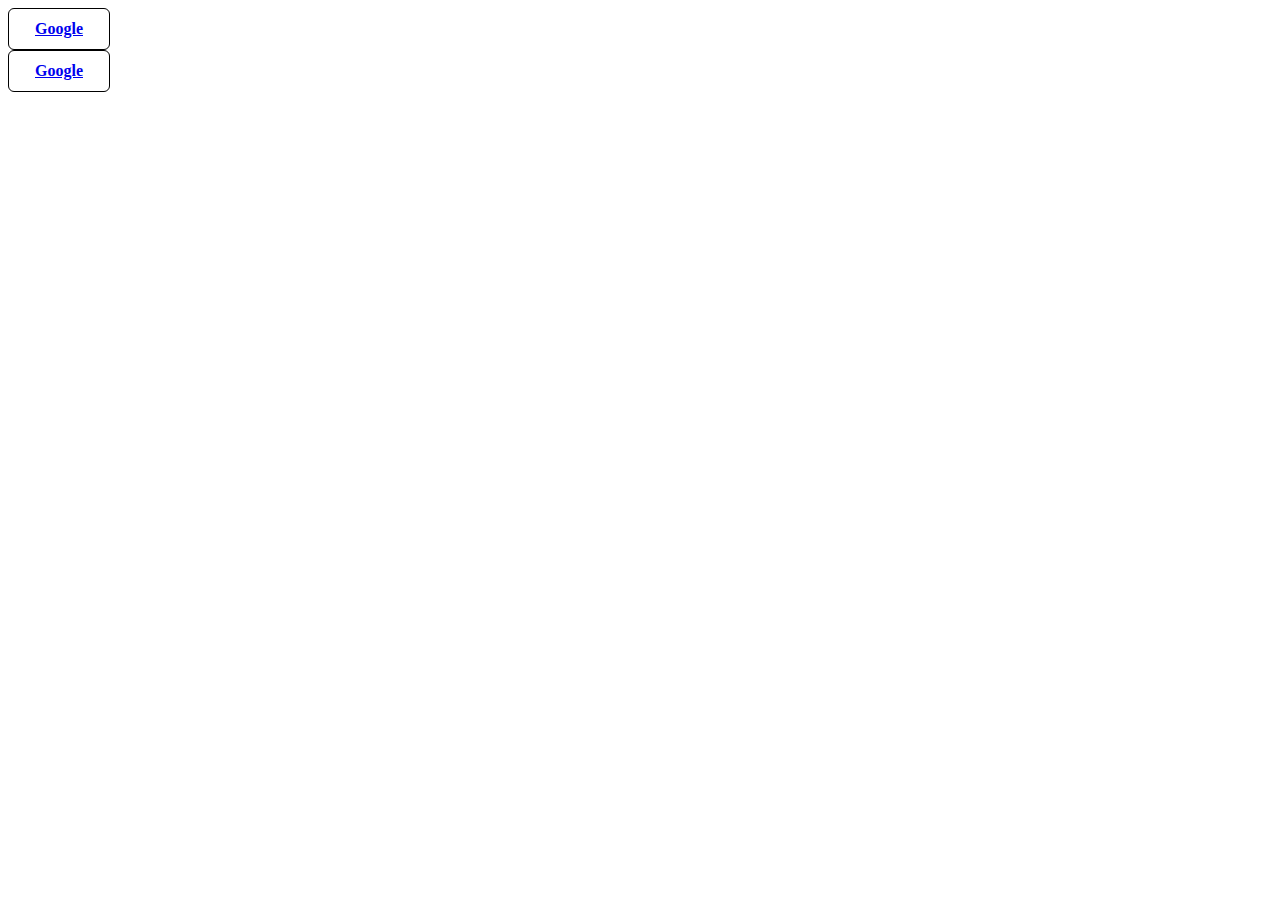
<file: index.html>
<!DOCTYPE html>
<html lang="ko">
<head>
    <meta charset="UTF-8">
    <meta http-equiv="X-UA-Compatible" content="IE=edge">
    <meta name="viewport" content="width=device-width, initial-scale=1.0">
    <title>projecth</title>
    <style>
        a {font-weight: bold; width: 100px; line-height:40px; border: 1px solid black; border-radius:6px; display:block; text-align:center;}
        a:hover {background :orange;}
    </style>
</head>
<body>
    <a href="https://google.com" target="_blank">Google</a>
    <a href="https://google.com" target="_self">Google</a>
    <!-- a태그의 기본값 -->
</body>
</html>
</file>
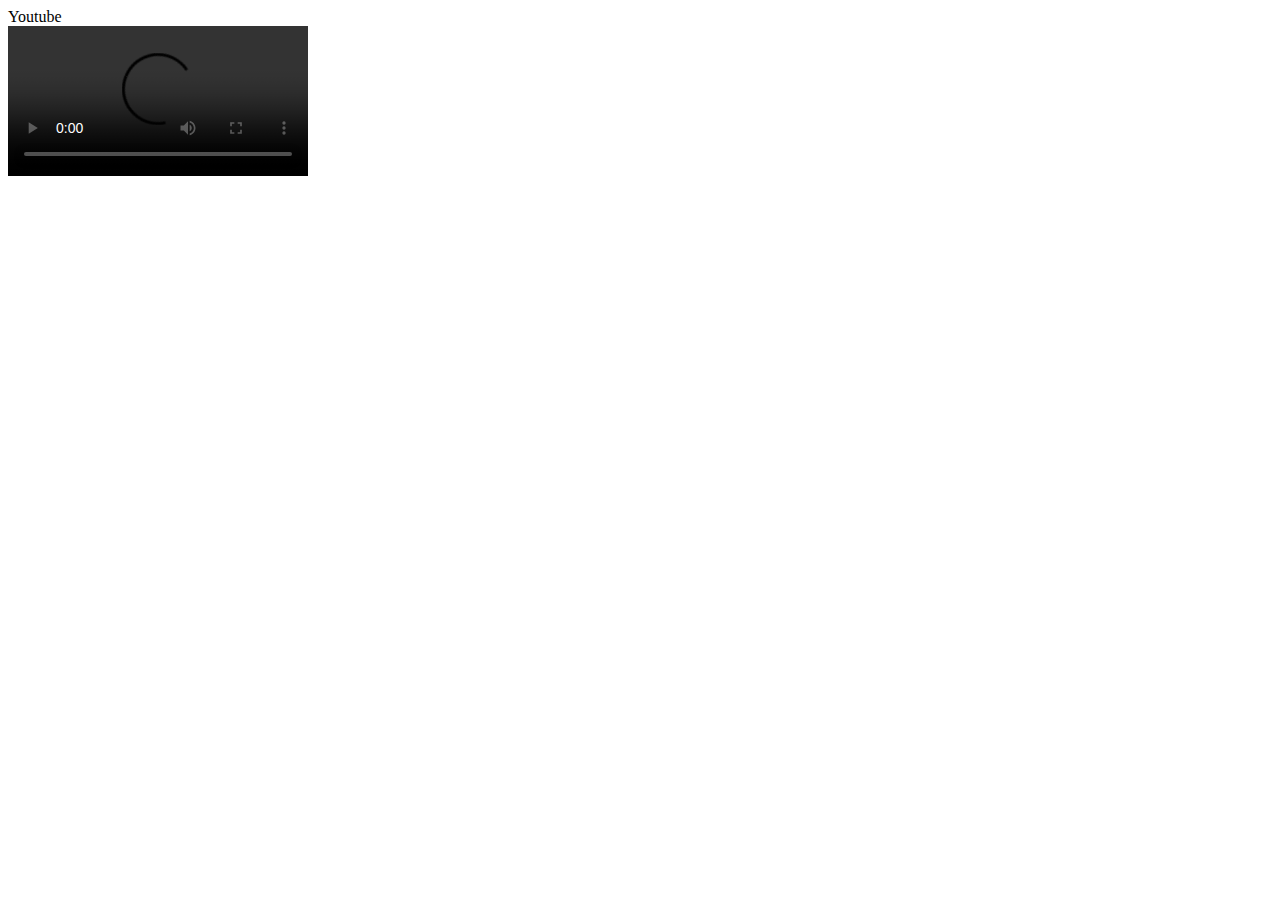
<file: 유투브 모바일/index.html>
<!DOCTYPE html>
<html lang="ko">
<head>
    <meta charset="utf-8">
    <meta name="viewport" content="width=device-width, initial-scale=1.0">
    <title>유투브 모바일</title>
</head>
<body>
    <!--Header-->
    <header> 
        <div class="logo">
            <i class="fab fa-youtube"></i>
            <span class="title">Youtube</span>
        </div>
        <div class="icon">
            <i class="fas fa-search"></i>
            <i class="fas fa-ellipsis-v"></i>
        </div>
    </header>

    <!-- Video Player-->
    <section class="player"></section>
        <video controls src=""></video>
    <section class="info"></section>
        <div class="metadata"></div>
        <div class="action"></div>
        <div class="channel"></div>
    <section class="UPnext"></section>
</body>
</html>
</file>
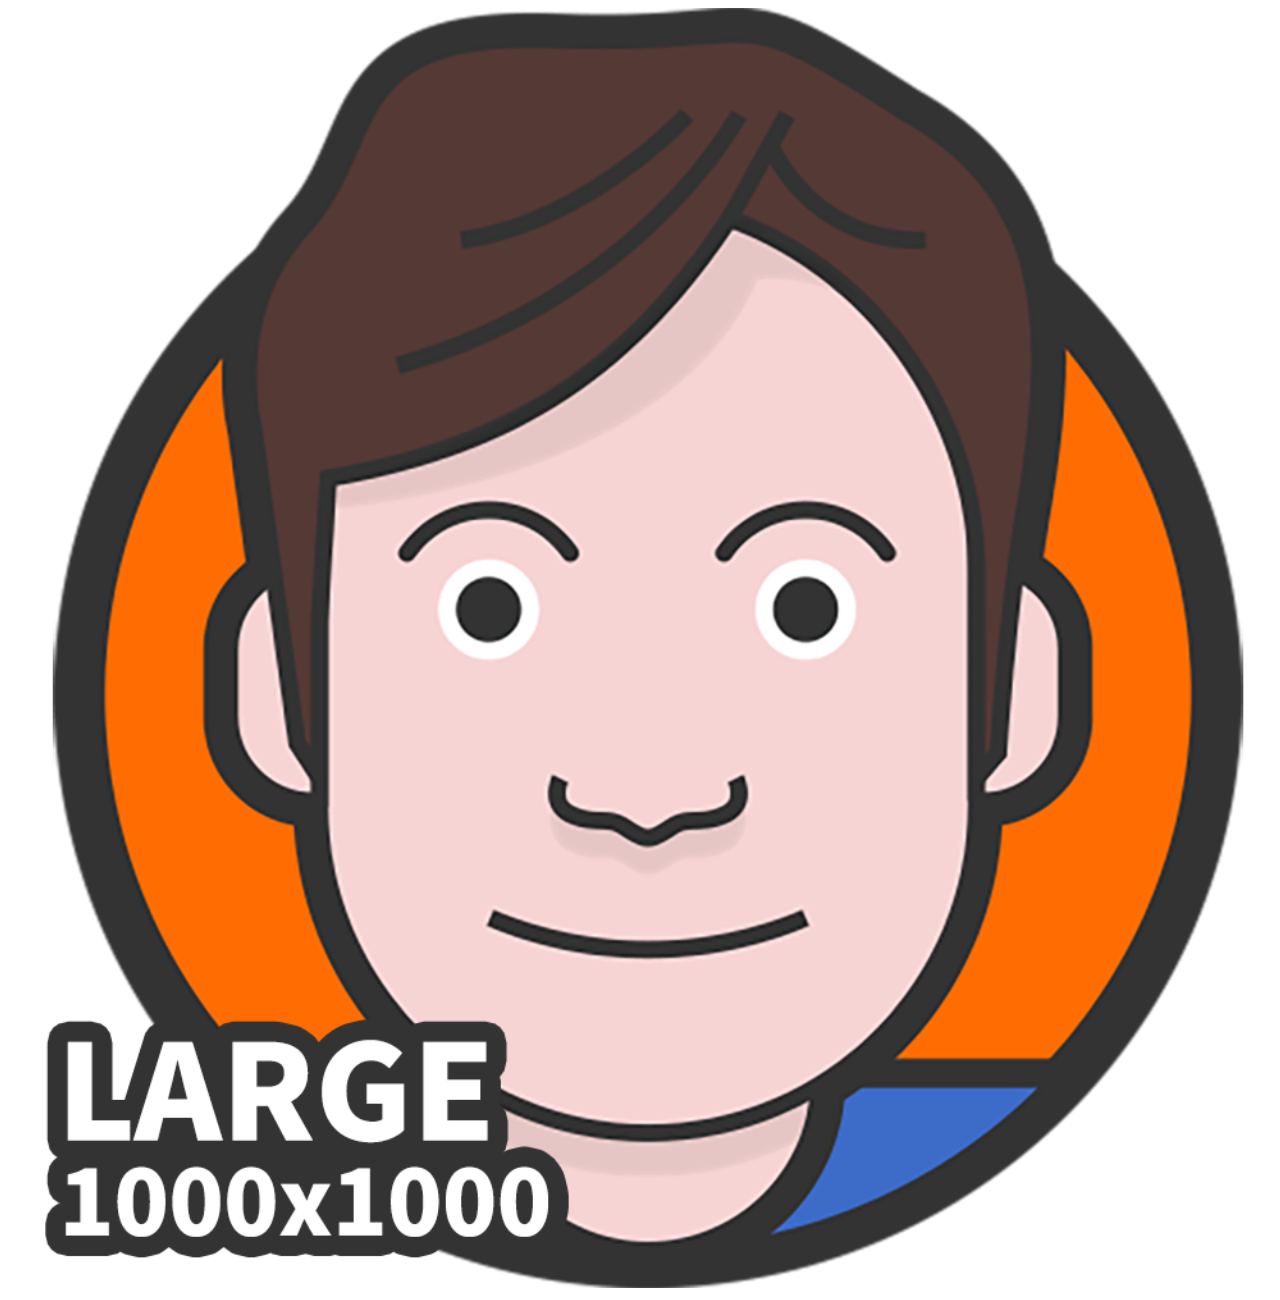
<file: index4.html>
<!DOCTYPE html>
<html lang="ko">
<head>
    <meta charset="UTF-8">
    <meta http-equiv="X-UA-Compatible" content="IE=edge">
    <meta name="viewport" content="width=device-width, initial-scale=1.0">
    <title>소스셋 적용하기</title>
    <link rel="stylesheet" href="./메인CSS/main.css">

</head>
<body>
    <img
    srcset="image/heropy_small.png 400w,
            image/heropy_medium.png 700w,
            image/heropy_large.png 1000w" 
    src="image/heropy.png"
    alt="HEROPY" />
</body>
</html>
</file>
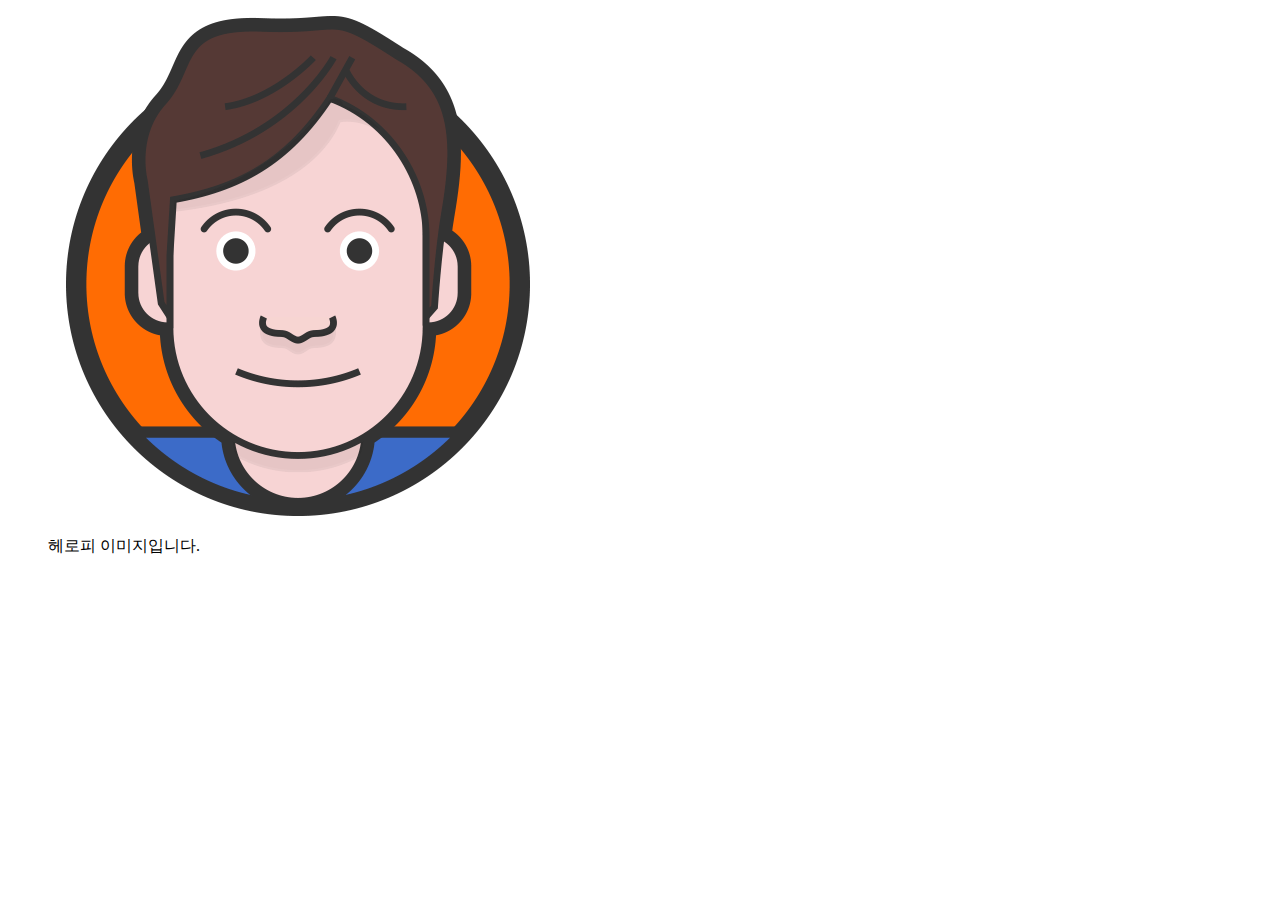
<file: index5.html>
<!DOCTYPE html>
<html lang="ko">
<head>
    <meta charset="UTF-8">
    <meta http-equiv="X-UA-Compatible" content="IE=edge">
    <meta name="viewport" content="width=device-width, initial-scale=1.0">
    <title>Document</title>
    <link rel="stylesheet" href="./메인CSS/main.css">
</head>
<body>
    <figure>
        <img src="./image/heropy.png" alt="Heropy">
        <p>헤로피 이미지입니다.</p>
    </figure>
</body>
</html>
</file>
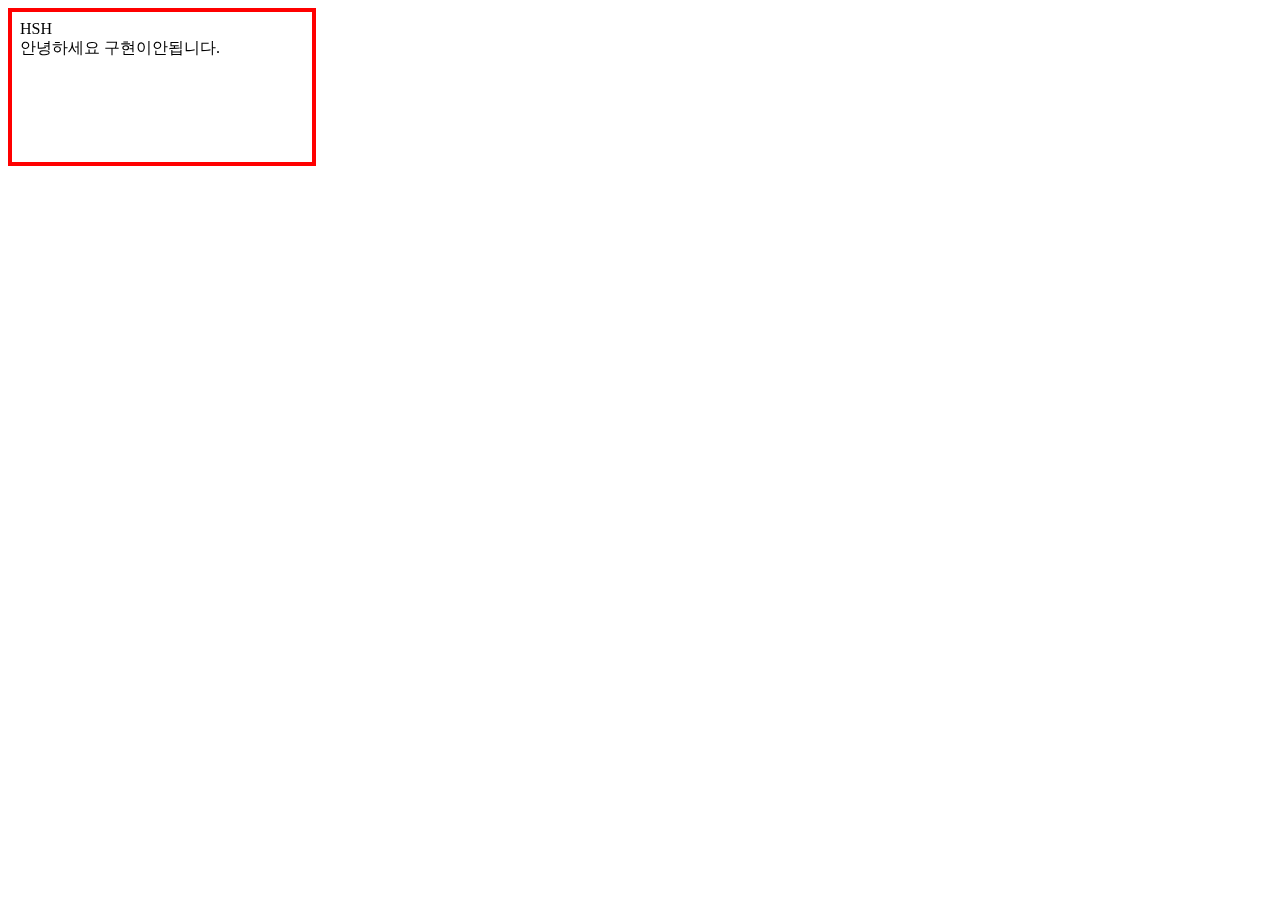
<file: noscirpt.html>
<!DOCTYPE html>
<html lang="ko">
<head>
    <meta charset="UTF-8">
    <title>noscript</title>
    <link rel="stylesheet" href="./메인CSS/main.css">
</head>
<body>
    <iframe src="./script.html" frameborder="0" style="border: 4px solid red;" sandbox ></iframe>
</body>
</html>
</file>
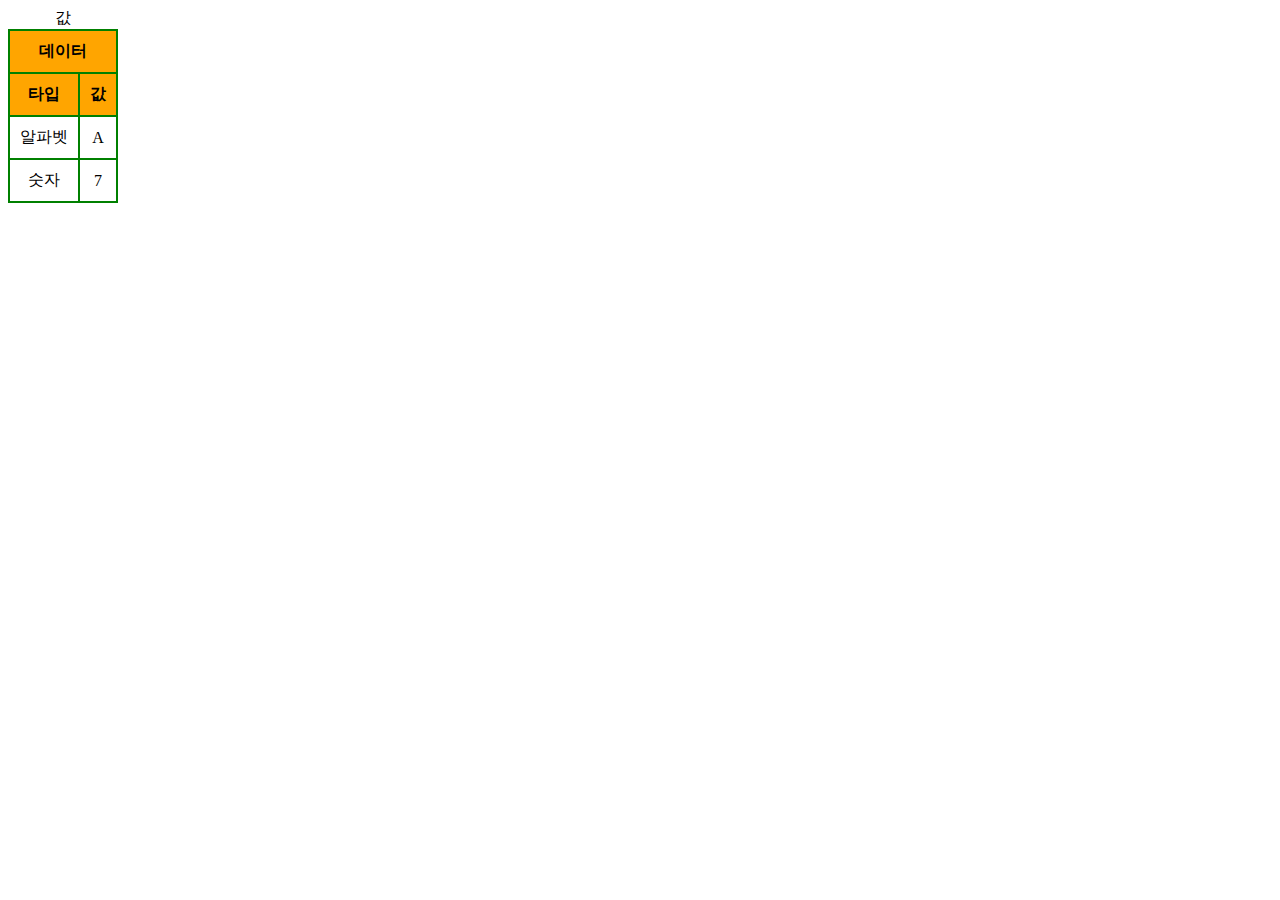
<file: table.html>
<!DOCTYPE html>
<html lang="ko">
<head>
    <meta charset="UTF-8">
    <title>table</title>
    <link rel="stylesheet" href="./메인CSS/main.css">
</head>
<body>
    <table>
        <caption> 값 </caption>
        <tr>
            <th colspan="2" id="th-data">데이터</th>
        </tr>
        <tr>
            <th abbr="Type" scope="col" headers="th-data">타입</th>
            <th abbr="Value" scope="col" headers="th-data">값</th>
        </tr>
        <tr>
            <td>알파벳</td>
            <td>A</td>
        </tr>
        <tr>
            <td>숫자</td>
            <td>7</td>
        </tr>
    </table>
</body>
</html>
</file>
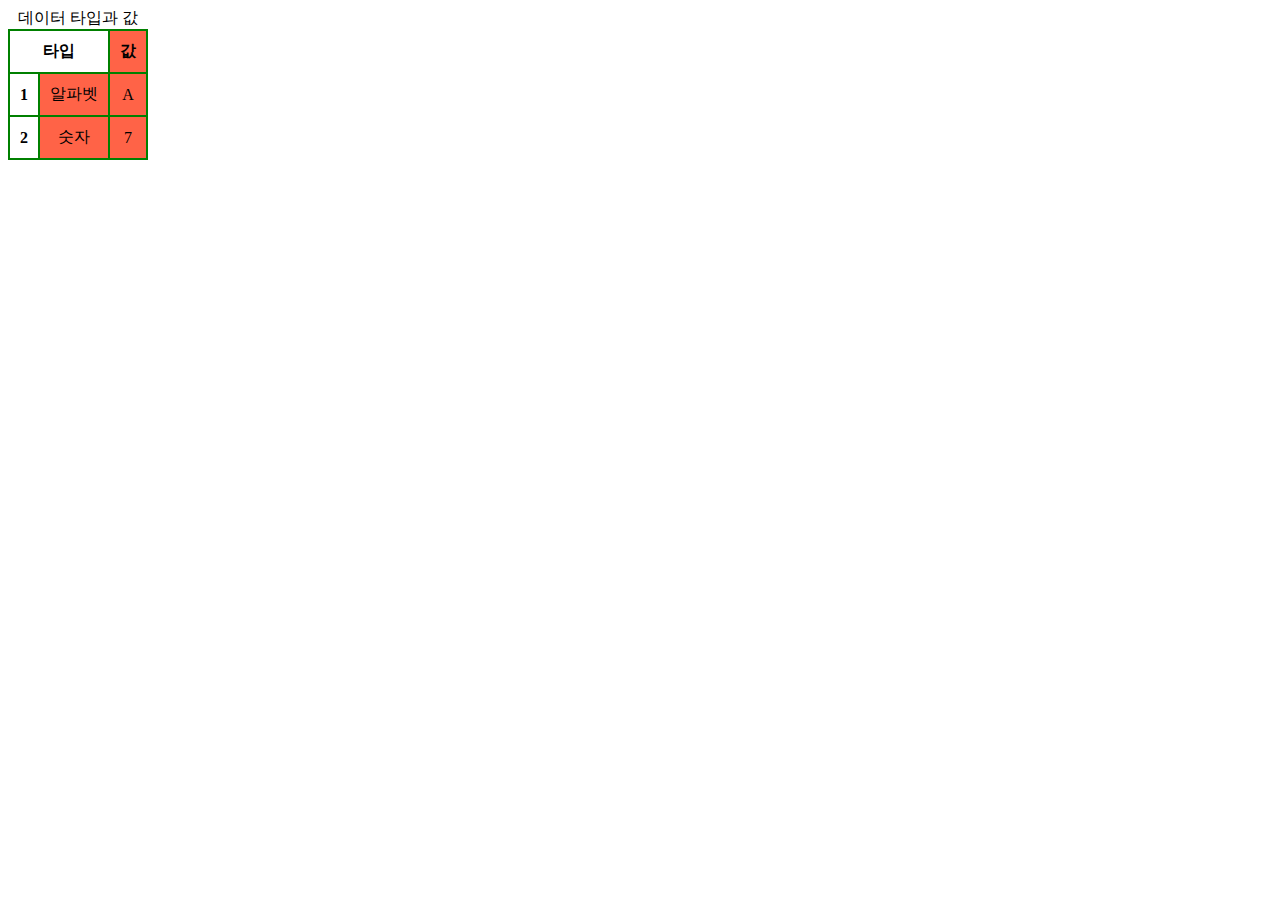
<file: table2.html>
<!DOCTYPE html>
<html lang="ko">
<head>
    <meta charset="UTF-8">
    <title>table2</title>
    <link rel="stylesheet" href="./메인CSS/table.css">
</head>
<body>
    <table>
        <caption> 데이터 타입과 값 </caption>
        <colgroup>
            <col>
            <col style="background-color: tomato;" span="2">
        </colgroup>
        <tr>
            <th abbr="Type" scope="col" colspan="2">타입</th>
            <th abbr="Value" scope="col" >값</th>
        </tr>
        <tr>
            <th>1</th>
            <td>알파벳</td>
            <td>A</td>
        </tr>
        <tr>
            <th>2</th>
            <td>숫자</td>
            <td>7</td>
        </tr>
    </table>
</body>
</html>

<!-- <th colspan="2" id="th-data">데이터</th> -->
</file>
<file: 메인CSS/main.css>
table {
    border-collapse: collapse;
}

th {
    border: 2px solid green;
    padding:10px;
    background-color: orange;
}

td {
    border: 2px solid green;
    padding:10px;
    text-align: center;
}
</file>
<file: 메인CSS/table.css>
table {
    border-collapse: collapse;
}

th {
    border: 2px solid green;
    padding:10px;
    /* background-color: orange; */
}

td {
    border: 2px solid green;
    padding:10px;
    text-align: center;
}
</file>
